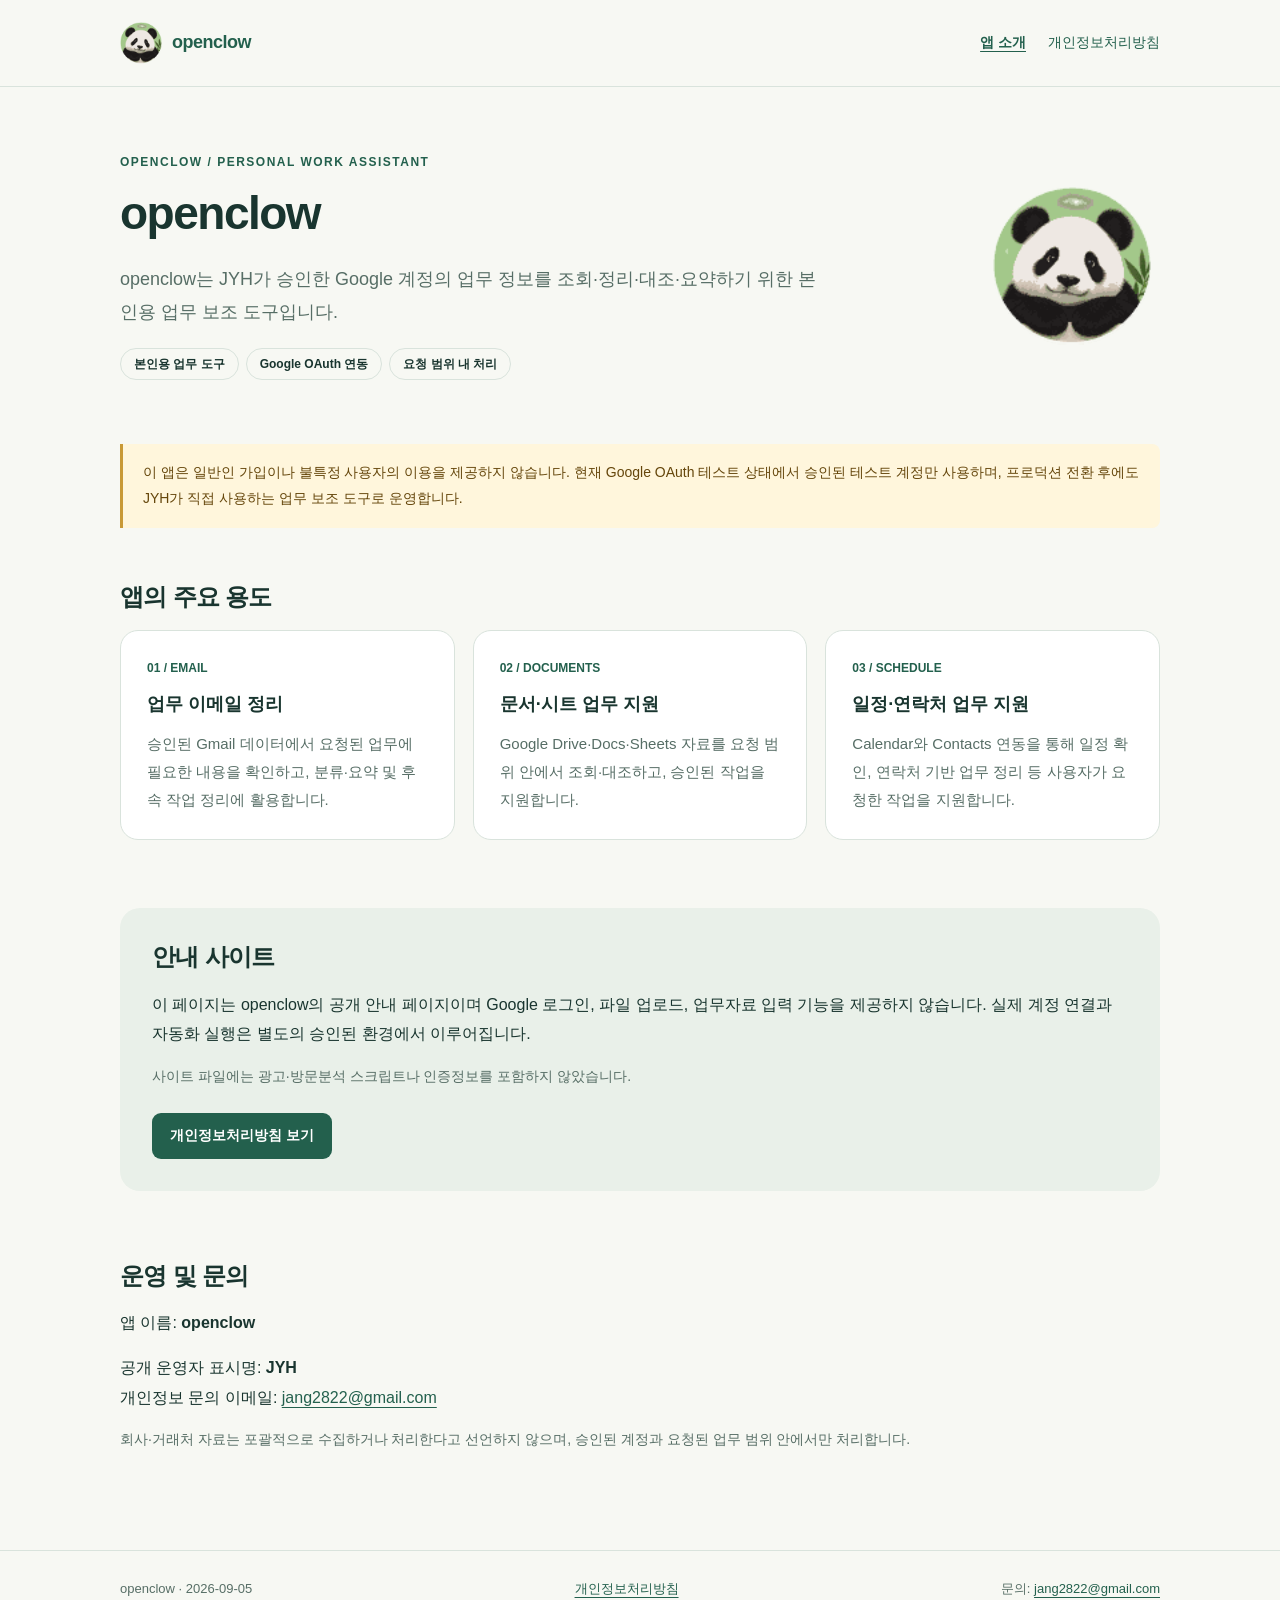
<file: index.html>
<!doctype html>
<html lang="ko">
<head>
<meta charset="utf-8">
<meta name="viewport" content="width=device-width,initial-scale=1">
<meta name="robots" content="noindex,nofollow">
<meta name="referrer" content="no-referrer">
<meta name="description" content="openclow 앱 소개">
<title>앱 소개 | openclow</title>
<link rel="stylesheet" href="styles.css">
</head>
<body>
<header>
<div class="wrap nav">
<a class="brand" href="index.html"><img src="panda-oauth-120.png" alt="openclow 로고" width="42" height="42">openclow</a>
<nav class="links" aria-label="주 메뉴"><a href="index.html" aria-current="page">앱 소개</a><a href="privacy.html">개인정보처리방침</a></nav>
</div>
</header>
<main class="wrap">
<section class="hero">
<div>
<p class="eyebrow">OPENCLOW / PERSONAL WORK ASSISTANT</p>
<h1>openclow</h1>
<p class="lead">openclow는 JYH가 승인한 Google 계정의 업무 정보를 조회·정리·대조·요약하기 위한 본인용 업무 보조 도구입니다.</p>
<span class="badge">본인용 업무 도구</span><span class="badge">Google OAuth 연동</span><span class="badge">요청 범위 내 처리</span>
</div>
<img src="panda-oauth-120.png" width="160" height="160" alt="민트색 원 안의 팬더 로고">
</section>
<div class="note">이 앱은 일반인 가입이나 불특정 사용자의 이용을 제공하지 않습니다. 현재 Google OAuth 테스트 상태에서 승인된 테스트 계정만 사용하며, 프로덕션 전환 후에도 JYH가 직접 사용하는 업무 보조 도구로 운영합니다.</div>
<section class="section" aria-labelledby="functions">
<h2 id="functions">앱의 주요 용도</h2>
<div class="grid">
<article class="card"><div class="num">01 / EMAIL</div><h3>업무 이메일 정리</h3><p>승인된 Gmail 데이터에서 요청된 업무에 필요한 내용을 확인하고, 분류·요약 및 후속 작업 정리에 활용합니다.</p></article>
<article class="card"><div class="num">02 / DOCUMENTS</div><h3>문서·시트 업무 지원</h3><p>Google Drive·Docs·Sheets 자료를 요청 범위 안에서 조회·대조하고, 승인된 작업을 지원합니다.</p></article>
<article class="card"><div class="num">03 / SCHEDULE</div><h3>일정·연락처 업무 지원</h3><p>Calendar와 Contacts 연동을 통해 일정 확인, 연락처 기반 업무 정리 등 사용자가 요청한 작업을 지원합니다.</p></article>
</div>
</section>
<section class="section"><div class="panel"><h2>안내 사이트</h2><p>이 페이지는 openclow의 공개 안내 페이지이며 Google 로그인, 파일 업로드, 업무자료 입력 기능을 제공하지 않습니다. 실제 계정 연결과 자동화 실행은 별도의 승인된 환경에서 이루어집니다.</p><p class="small">사이트 파일에는 광고·방문분석 스크립트나 인증정보를 포함하지 않았습니다.</p><a class="button" href="privacy.html">개인정보처리방침 보기</a></div></section>
<section class="section">
<h2>운영 및 문의</h2>
<p>앱 이름: <strong>openclow</strong></p>
<p>공개 운영자 표시명: <strong>JYH</strong><br>개인정보 문의 이메일: <a href="mailto:jang2822@gmail.com">jang2822@gmail.com</a></p>
<p class="small">회사·거래처 자료는 포괄적으로 수집하거나 처리한다고 선언하지 않으며, 승인된 계정과 요청된 업무 범위 안에서만 처리합니다.</p>
</section>
</main>
<footer><div class="wrap footerrow"><span>openclow · 2026-09-05</span><a href="privacy.html">개인정보처리방침</a><span>문의: <a href="mailto:jang2822@gmail.com">jang2822@gmail.com</a></span></div></footer>
</body>
</html>
</file>
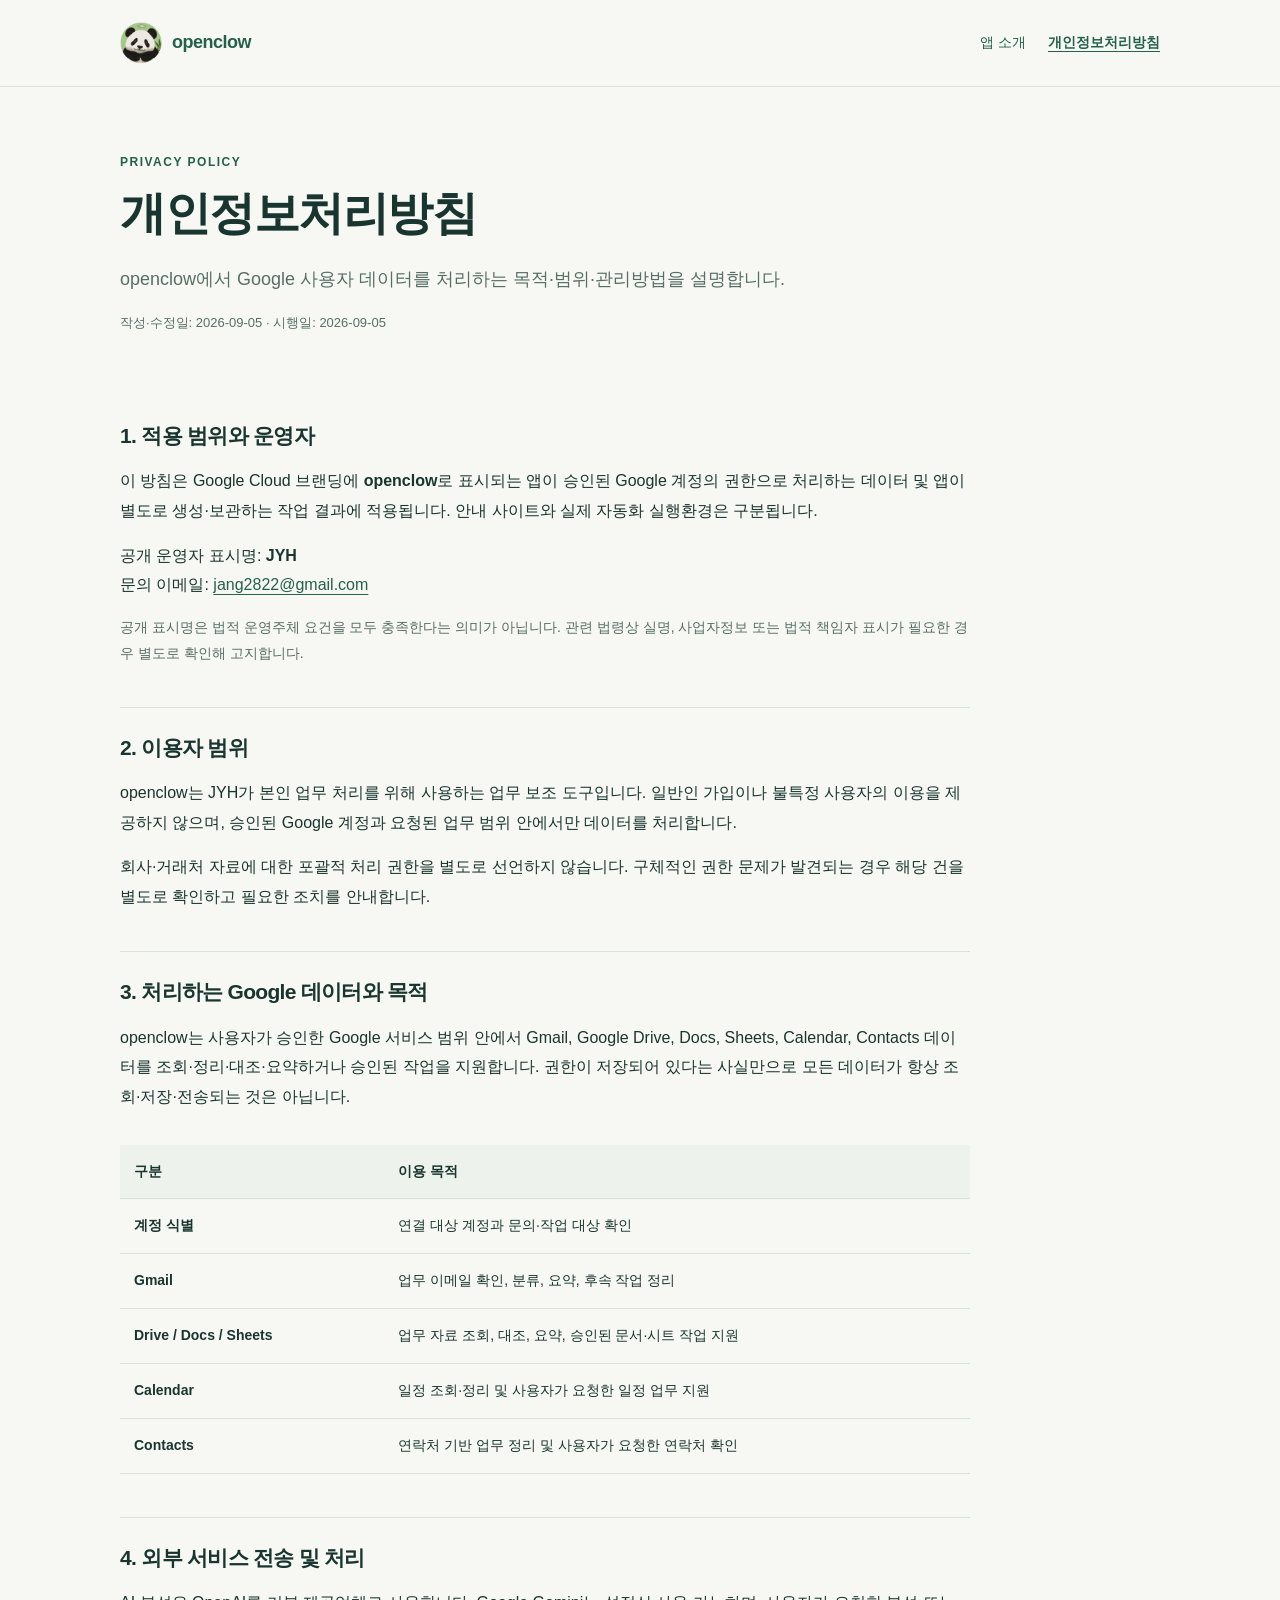
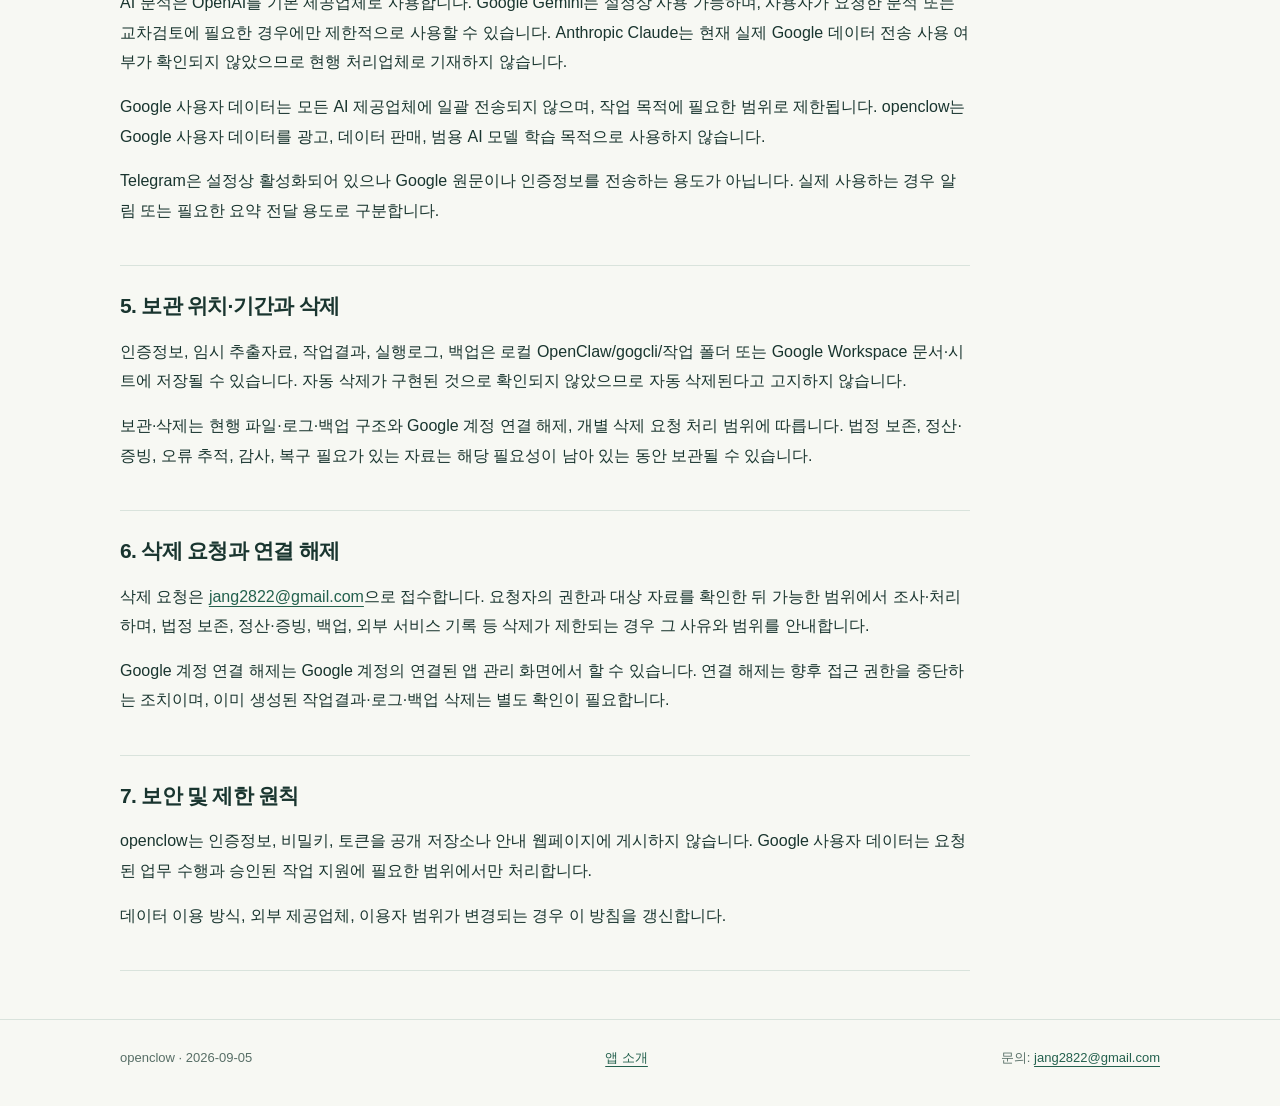
<file: privacy.html>
<!doctype html>
<html lang="ko">
<head>
<meta charset="utf-8">
<meta name="viewport" content="width=device-width,initial-scale=1">
<meta name="robots" content="noindex,nofollow">
<meta name="referrer" content="no-referrer">
<meta name="description" content="openclow 개인정보처리방침">
<title>개인정보처리방침 | openclow</title>
<link rel="stylesheet" href="styles.css">
</head>
<body>
<header><div class="wrap nav"><a class="brand" href="index.html"><img src="panda-oauth-120.png" alt="openclow 로고" width="42" height="42">openclow</a><nav class="links" aria-label="주 메뉴"><a href="index.html">앱 소개</a><a href="privacy.html" aria-current="page">개인정보처리방침</a></nav></div></header>
<main class="wrap">
<section class="hero" style="grid-template-columns:1fr"><div><p class="eyebrow">PRIVACY POLICY</p><h1>개인정보처리방침</h1><p class="lead">openclow에서 Google 사용자 데이터를 처리하는 목적·범위·관리방법을 설명합니다.</p><p class="meta">작성·수정일: 2026-09-05 · 시행일: 2026-09-05</p></div></section>
<div class="article">
<section>
<h2>1. 적용 범위와 운영자</h2>
<p>이 방침은 Google Cloud 브랜딩에 <strong>openclow</strong>로 표시되는 앱이 승인된 Google 계정의 권한으로 처리하는 데이터 및 앱이 별도로 생성·보관하는 작업 결과에 적용됩니다. 안내 사이트와 실제 자동화 실행환경은 구분됩니다.</p>
<p>공개 운영자 표시명: <strong>JYH</strong><br>문의 이메일: <a href="mailto:jang2822@gmail.com">jang2822@gmail.com</a></p>
<p class="small">공개 표시명은 법적 운영주체 요건을 모두 충족한다는 의미가 아닙니다. 관련 법령상 실명, 사업자정보 또는 법적 책임자 표시가 필요한 경우 별도로 확인해 고지합니다.</p>
</section>
<section>
<h2>2. 이용자 범위</h2>
<p>openclow는 JYH가 본인 업무 처리를 위해 사용하는 업무 보조 도구입니다. 일반인 가입이나 불특정 사용자의 이용을 제공하지 않으며, 승인된 Google 계정과 요청된 업무 범위 안에서만 데이터를 처리합니다.</p>
<p>회사·거래처 자료에 대한 포괄적 처리 권한을 별도로 선언하지 않습니다. 구체적인 권한 문제가 발견되는 경우 해당 건을 별도로 확인하고 필요한 조치를 안내합니다.</p>
</section>
<section>
<h2>3. 처리하는 Google 데이터와 목적</h2>
<p>openclow는 사용자가 승인한 Google 서비스 범위 안에서 Gmail, Google Drive, Docs, Sheets, Calendar, Contacts 데이터를 조회·정리·대조·요약하거나 승인된 작업을 지원합니다. 권한이 저장되어 있다는 사실만으로 모든 데이터가 항상 조회·저장·전송되는 것은 아닙니다.</p>
<div class="table-scroll"><table><thead><tr><th>구분</th><th>이용 목적</th></tr></thead><tbody>
<tr><td>계정 식별</td><td>연결 대상 계정과 문의·작업 대상 확인</td></tr>
<tr><td>Gmail</td><td>업무 이메일 확인, 분류, 요약, 후속 작업 정리</td></tr>
<tr><td>Drive / Docs / Sheets</td><td>업무 자료 조회, 대조, 요약, 승인된 문서·시트 작업 지원</td></tr>
<tr><td>Calendar</td><td>일정 조회·정리 및 사용자가 요청한 일정 업무 지원</td></tr>
<tr><td>Contacts</td><td>연락처 기반 업무 정리 및 사용자가 요청한 연락처 확인</td></tr>
</tbody></table></div>
</section>
<section>
<h2>4. 외부 서비스 전송 및 처리</h2>
<p>AI 분석은 OpenAI를 기본 제공업체로 사용합니다. Google Gemini는 설정상 사용 가능하며, 사용자가 요청한 분석 또는 교차검토에 필요한 경우에만 제한적으로 사용할 수 있습니다. Anthropic Claude는 현재 실제 Google 데이터 전송 사용 여부가 확인되지 않았으므로 현행 처리업체로 기재하지 않습니다.</p>
<p>Google 사용자 데이터는 모든 AI 제공업체에 일괄 전송되지 않으며, 작업 목적에 필요한 범위로 제한됩니다. openclow는 Google 사용자 데이터를 광고, 데이터 판매, 범용 AI 모델 학습 목적으로 사용하지 않습니다.</p>
<p>Telegram은 설정상 활성화되어 있으나 Google 원문이나 인증정보를 전송하는 용도가 아닙니다. 실제 사용하는 경우 알림 또는 필요한 요약 전달 용도로 구분합니다.</p>
</section>
<section>
<h2>5. 보관 위치·기간과 삭제</h2>
<p>인증정보, 임시 추출자료, 작업결과, 실행로그, 백업은 로컬 OpenClaw/gogcli/작업 폴더 또는 Google Workspace 문서·시트에 저장될 수 있습니다. 자동 삭제가 구현된 것으로 확인되지 않았으므로 자동 삭제된다고 고지하지 않습니다.</p>
<p>보관·삭제는 현행 파일·로그·백업 구조와 Google 계정 연결 해제, 개별 삭제 요청 처리 범위에 따릅니다. 법정 보존, 정산·증빙, 오류 추적, 감사, 복구 필요가 있는 자료는 해당 필요성이 남아 있는 동안 보관될 수 있습니다.</p>
</section>
<section>
<h2>6. 삭제 요청과 연결 해제</h2>
<p>삭제 요청은 <a href="mailto:jang2822@gmail.com">jang2822@gmail.com</a>으로 접수합니다. 요청자의 권한과 대상 자료를 확인한 뒤 가능한 범위에서 조사·처리하며, 법정 보존, 정산·증빙, 백업, 외부 서비스 기록 등 삭제가 제한되는 경우 그 사유와 범위를 안내합니다.</p>
<p>Google 계정 연결 해제는 Google 계정의 연결된 앱 관리 화면에서 할 수 있습니다. 연결 해제는 향후 접근 권한을 중단하는 조치이며, 이미 생성된 작업결과·로그·백업 삭제는 별도 확인이 필요합니다.</p>
</section>
<section>
<h2>7. 보안 및 제한 원칙</h2>
<p>openclow는 인증정보, 비밀키, 토큰을 공개 저장소나 안내 웹페이지에 게시하지 않습니다. Google 사용자 데이터는 요청된 업무 수행과 승인된 작업 지원에 필요한 범위에서만 처리합니다.</p>
<p>데이터 이용 방식, 외부 제공업체, 이용자 범위가 변경되는 경우 이 방침을 갱신합니다.</p>
</section>
</div>
</main>
<footer><div class="wrap footerrow"><span>openclow · 2026-09-05</span><a href="index.html">앱 소개</a><span>문의: <a href="mailto:jang2822@gmail.com">jang2822@gmail.com</a></span></div></footer>
</body>
</html>
</file>
<file: styles.css>
:root{color-scheme:light;--ink:#19352f;--muted:#576e66;--green:#23604d;--line:#d9e3dc;--bg:#f7f8f3;--paper:#ffffff;--note:#fff6dc;--noteink:#65460b}
*{box-sizing:border-box}html{scroll-behavior:smooth}body{margin:0;background:var(--bg);color:var(--ink);font-family:-apple-system,BlinkMacSystemFont,"Segoe UI","Apple SD Gothic Neo","Malgun Gothic",sans-serif;font-size:16px;line-height:1.85}a{color:var(--green);text-underline-offset:4px}a:focus-visible{outline:3px solid #23604d;outline-offset:5px}.wrap{width:min(100% - 40px,1040px);margin:auto}.draft{background:var(--note);color:var(--noteink);border-bottom:1px solid #ead9a4;font-size:14px;padding:12px 0}.draft strong{display:inline-block;margin-right:10px}header{padding:22px 0;border-bottom:1px solid var(--line)}.nav{display:flex;align-items:center;justify-content:space-between;gap:20px}.brand{font-weight:750;text-decoration:none;font-size:18px;letter-spacing:-.5px;display:flex;align-items:center;gap:10px}.brand img{width:42px;height:42px}.links{display:flex;flex-wrap:wrap;gap:22px}.links a{font-size:14px;text-decoration:none}.links a[aria-current]{text-decoration:underline;font-weight:700}.hero{display:grid;grid-template-columns:1fr 168px;gap:36px;align-items:center;padding:64px 0 46px}.hero img{width:160px;height:160px;border-radius:50%}.eyebrow{font-size:12px;font-weight:750;letter-spacing:1.5px;color:var(--green);margin:0 0 12px}h1{font-size:clamp(30px,4.5vw,46px);line-height:1.25;letter-spacing:-1.5px;margin:0 0 20px}h2{font-size:24px;line-height:1.4;letter-spacing:-.7px;margin:0 0 16px}h3{font-size:18px;line-height:1.5;margin:0 0 12px}p{margin:0 0 15px}.lead{font-size:18px;color:var(--muted);max-width:700px}.meta{font-size:13px;color:var(--muted)}.badge{display:inline-block;border:1px solid var(--line);border-radius:100px;padding:4px 13px;margin:4px 7px 0 0;font-size:12px;font-weight:650}.grid{display:grid;grid-template-columns:repeat(3,1fr);gap:18px}.card{background:var(--paper);border:1px solid var(--line);border-radius:18px;padding:26px}.card p{font-size:15px;color:var(--muted);margin-bottom:0}.num{font-size:12px;font-weight:800;color:var(--green);margin-bottom:12px}.section{padding:34px 0}.panel{background:#e9f0e9;border-radius:20px;padding:32px}.button{display:inline-block;margin-top:8px;background:var(--green);color:white;text-decoration:none;border-radius:9px;padding:10px 18px;font-size:14px;font-weight:700}.note{border-left:3px solid #c89936;background:var(--note);padding:16px 20px;border-radius:0 8px 8px 0;font-size:14px;color:var(--noteink);margin:18px 0}.pending{color:var(--noteink);background:var(--note);font-weight:650;padding:2px 5px;border-radius:4px}.article{max-width:850px}.article section{padding:25px 0;border-bottom:1px solid var(--line)}.article h2{font-size:21px}.table-scroll{overflow-x:auto}table{width:100%;border-collapse:collapse;font-size:14px;margin:18px 0}th,td{text-align:left;vertical-align:top;padding:14px;border-bottom:1px solid var(--line)}th{background:#edf2ed;font-weight:700}td:first-child{min-width:130px;font-weight:650}footer{margin-top:48px;border-top:1px solid var(--line);padding:26px 0 36px;font-size:13px;color:var(--muted)}.footerrow{display:flex;flex-wrap:wrap;justify-content:space-between;gap:12px}.small{font-size:14px;color:var(--muted)}@media(max-width:700px){.wrap{width:min(100% - 32px,1040px)}.nav{align-items:flex-start;flex-direction:column;gap:12px}.hero{grid-template-columns:1fr;gap:18px;padding:40px 0 24px}.hero img{grid-row:1;width:108px;height:108px}.grid{grid-template-columns:1fr}.card{padding:22px}.panel{padding:24px}h1{font-size:34px}.section{padding:24px 0}}@media print{body{background:white}.draft{border:1px solid #999}.button{background:none;color:#000}.nav,.hero img{display:none}a{color:inherit}.card,.panel{break-inside:avoid}}
</file>
